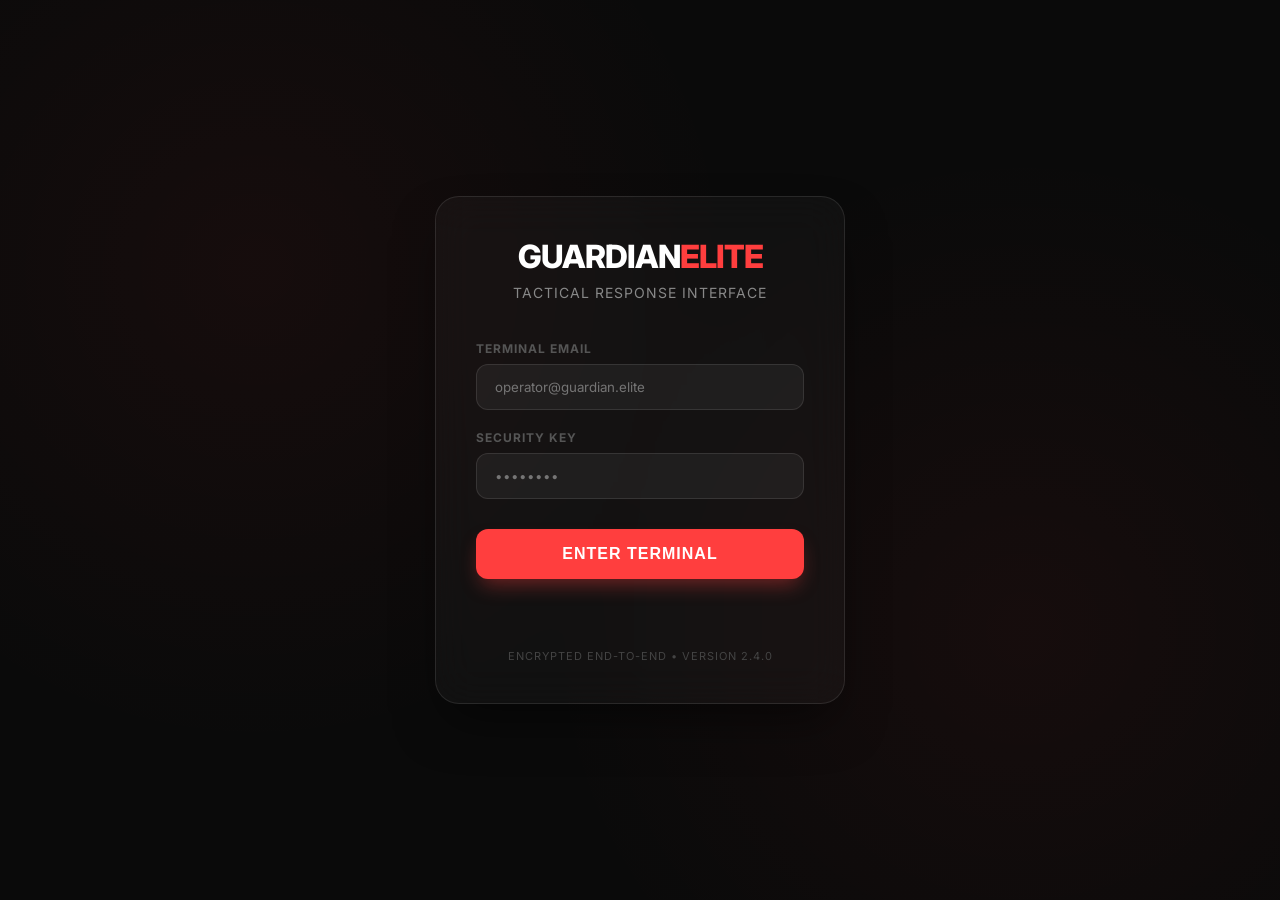
<file: templates/index.html>
<!DOCTYPE html>
<html lang="en">
<head>
    <meta charset="UTF-8">
    <meta name="viewport" content="width=device-width, initial-scale=1.0">
    <title>Guardian Elite | Emergency Response System</title>
    <link href="https://fonts.googleapis.com/css2?family=Inter:wght@400;700;800&family=JetBrains+Mono:wght@500&display=swap" rel="stylesheet">
    <style>
        :root {
            --accent-red: #ff3e3e;
            --bg-dark: #0a0a0a;
            --glass: rgba(255, 255, 255, 0.03);
            --glass-border: rgba(255, 255, 255, 0.1);
        }

        * { margin: 0; padding: 0; box-sizing: border-box; }

        body {
            background-color: var(--bg-dark);
            color: white;
            font-family: 'Inter', sans-serif;
            height: 100vh;
            display: flex;
            align-items: center;
            justify-content: center;
            overflow: hidden;
            background-image: 
                radial-gradient(circle at 20% 30%, rgba(255, 62, 62, 0.05) 0%, transparent 40%),
                radial-gradient(circle at 80% 70%, rgba(255, 62, 62, 0.05) 0%, transparent 40%);
        }

        .container {
            width: 100%;
            max-width: 450px;
            padding: 20px;
            text-align: center;
            z-index: 10;
        }

        .glass-panel {
            background: var(--glass);
            backdrop-filter: blur(20px);
            border: 1px solid var(--glass-border);
            border-radius: 24px;
            padding: 40px;
            box-shadow: 0 25px 50px -12px rgba(0, 0, 0, 0.5);
        }

        .logo {
            font-size: 32px;
            font-weight: 800;
            letter-spacing: -1px;
            margin-bottom: 8px;
        }

        .logo span { color: var(--accent-red); }

        .tagline {
            color: #888;
            font-size: 14px;
            margin-bottom: 40px;
            letter-spacing: 1px;
        }

        .input-group {
            margin-bottom: 20px;
            text-align: left;
        }

        label {
            display: block;
            font-size: 12px;
            font-weight: 700;
            color: #555;
            margin-bottom: 8px;
            text-transform: uppercase;
            letter-spacing: 1px;
        }

        input {
            width: 100%;
            background: rgba(255,255,255,0.05);
            border: 1px solid var(--glass-border);
            padding: 14px 18px;
            border-radius: 12px;
            color: white;
            font-family: inherit;
            transition: all 0.3s;
        }

        input:focus {
            outline: none;
            border-color: var(--accent-red);
            background: rgba(255,255,255,0.08);
        }

        .btn {
            width: 100%;
            padding: 16px;
            border-radius: 12px;
            border: none;
            font-weight: 800;
            font-size: 16px;
            cursor: pointer;
            transition: all 0.3s;
            margin-top: 10px;
            text-transform: uppercase;
            letter-spacing: 1px;
        }

        .btn-primary {
            background: var(--accent-red);
            color: white;
            box-shadow: 0 10px 20px -5px rgba(255, 62, 62, 0.4);
        }

        .btn-primary:hover {
            transform: translateY(-2px);
            box-shadow: 0 15px 25px -5px rgba(255, 62, 62, 0.5);
        }

        .status {
            margin-top: 20px;
            font-size: 13px;
            font-weight: 600;
            height: 20px;
        }

        .loading-pulse {
            width: 8px;
            height: 8px;
            background: var(--accent-red);
            border-radius: 50%;
            display: inline-block;
            margin-right: 8px;
            animation: pulse 1.5s infinite;
        }

        @keyframes pulse {
            0% { transform: scale(1); opacity: 1; }
            50% { transform: scale(1.5); opacity: 0.5; }
            100% { transform: scale(1); opacity: 1; }
        }

        .footer-note {
            margin-top: 30px;
            font-size: 11px;
            color: #444;
            letter-spacing: 1px;
        }
    </style>
</head>
<body>

    <div class="container">
        <div class="glass-panel">
            <div class="logo">GUARDIAN<span>ELITE</span></div>
            <div class="tagline">TACTICAL RESPONSE INTERFACE</div>

            <div id="authView">
                <div class="input-group">
                    <label>Terminal Email</label>
                    <input type="email" id="email" placeholder="operator@guardian.elite">
                </div>
                <div class="input-group">
                    <label>Security Key</label>
                    <input type="password" id="password" placeholder="••••••••">
                </div>
                <button class="btn btn-primary" onclick="login()">Enter Terminal</button>
            </div>

            <div id="status" class="status"></div>
            <div class="footer-note">ENCRYPTED END-TO-END • VERSION 2.4.0</div>
        </div>
    </div>

    <script>
        async function login() {
            const email = document.getElementById('email').value;
            const password = document.getElementById('password').value;
            const status = document.getElementById('status');

            if (!email || !password) {
                status.style.color = "#ff3e3e";
                status.innerText = "❌ Credentials Required";
                return;
            }

            status.innerHTML = '<span class="loading-pulse"></span> Authenticating...';
            
            try {
                const res = await fetch('/login', {
                    method: 'POST',
                    headers: { 'Content-Type': 'application/json' },
                    body: JSON.stringify({ email, password })
                });
                
                const data = await res.json();
                
                if (res.ok) {
                    status.style.color = "#4ade80";
                    status.innerText = "✅ Access Granted. Redirecting...";
                    localStorage.setItem('sos_token', data.token);
                    // Redirect to a placeholder or the tracking dashboard if you have a user ID
                    // For now, let's just show success. 
                    // In a real flow, you'd go to /track/ID
                } else {
                    status.style.color = "#ff3e3e";
                    status.innerText = "❌ Access Denied";
                }
            } catch (e) {
                status.innerText = "❌ Connection Failed";
            }
        }
    </script>
</body>
</html>
</file>
